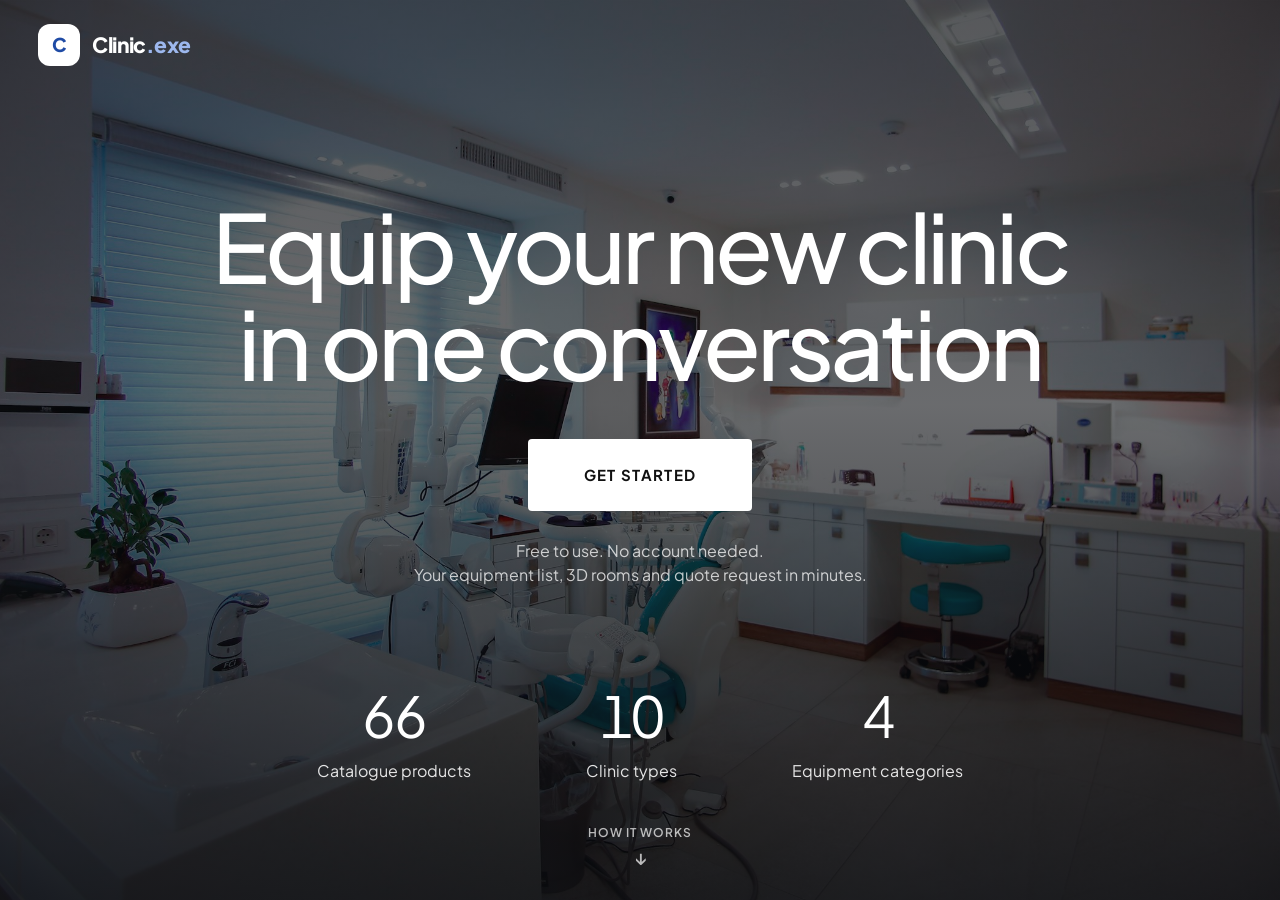
<file: public/index.html>
<!doctype html>
<html lang="en">
<head>
<meta charset="UTF-8">
<meta name="viewport" content="width=device-width, initial-scale=1">
<title>Clinic.exe — Equipment Planner</title>
<link rel="preconnect" href="https://fonts.googleapis.com">
<link rel="preconnect" href="https://fonts.gstatic.com" crossorigin>
<link rel="stylesheet" href="https://fonts.googleapis.com/css2?family=Plus+Jakarta+Sans:wght@400;500;600;700;800&display=swap">
<link rel="stylesheet" href="css/styles.css">
</head>
<body>
<!-- Landing page: shown until "Get started" (#plan); the planner below stays loaded underneath it -->
<div class="landing" id="landing">
  <section class="hero">
    <div class="hero-bg" aria-hidden="true"></div>
    <header class="hero-top">
      <div class="brand hero-brand"><div class="logo">C</div><div class="brand-name">Clinic<span>.exe</span></div></div>
    </header>
    <div class="hero-main">
      <h1 class="hero-title">Equip your new clinic in one conversation</h1>
      <a class="hero-cta" href="#plan">Get started</a>
      <p class="hero-note">Free to use. No account needed.<br>Your equipment list, 3D rooms and quote request in minutes.</p>
    </div>
    <div class="hero-stats">
      <div><strong data-count="products">0</strong><span>Catalogue products</span></div>
      <div><strong data-count="types">0</strong><span>Clinic types</span></div>
      <div><strong data-count="categories">0</strong><span>Equipment categories</span></div>
    </div>
    <button class="hero-more" type="button" id="heroMore" aria-label="See how it works">How it works<span aria-hidden="true">↓</span></button>
  </section>
  <section class="how" id="how">
    <div class="how-inner">
      <div class="eyebrow">How it works</div>
      <h2>From first question to quote request</h2>
      <ol class="how-steps">
        <li><span>01</span><h3>Describe your clinic</h3><p>Tell the AI assistant your practice type, number of rooms, budget and extra services. It asks one short question at a time.</p></li>
        <li><span>02</span><h3>Get a complete list</h3><p>It builds your equipment list from the catalogue, organised into Clinical Examination, Medical Devices &amp; Utilities, Consumables &amp; PPE and IT &amp; Administrative.</p></li>
        <li><span>03</span><h3>See it in 3D</h3><p>Room equipment such as chairs, stools, beds and carts appears in a live 3D model of your clinic, room by room.</p></li>
        <li><span>04</span><h3>Send for a quote</h3><p>Check the totals, add your contact details and send the request straight to the sales team.</p></li>
      </ol>
      <a class="primary how-cta" href="#plan">Get started</a>
      <p class="how-foot">Sample products and illustrative prices. Final pricing is confirmed by a sales representative.</p>
    </div>
  </section>
</div>

<div class="app">
  <header class="topbar">
    <a class="brand" href="#" title="Back to the home page"><div class="logo">C</div><div><div class="brand-name">Clinic<span>.exe</span></div><div class="eyebrow">Valuemed equipment planner</div></div></a>
  </header>
  <section class="intro">
    <h1>Build your equipment list.</h1>
    <p>Describe your clinic, review recommended equipment, and prepare a quote request for the sales team.</p>
    <div class="steps" id="steps"></div>
  </section>
  <main id="mainArea"></main>
</div>

<div class="modal-bg" id="listModal" role="dialog" aria-modal="true" aria-labelledby="listModalTitle">
  <div class="modal list-modal">
    <div class="list-modal-head"><div><div class="eyebrow" id="listModalEyebrow">Equipment list · full view</div><h2 id="listModalTitle">Your equipment by category</h2><p id="listModalSub"></p><p class="list-modal-note" id="listModalNote" hidden>Prices are illustrative and not a binding quote. Final pricing and availability are confirmed by the Valuemed sales team.</p></div><button class="close" id="closeListModal" aria-label="Close">×</button></div>
    <nav class="cat-tabs" id="listModalTabs" aria-label="Jump to a category"></nav>
    <div class="list-modal-body" id="listModalBody"></div>
    <div class="list-modal-foot"><div class="total-row"><span>Indicative subtotal</span><strong id="listModalTotal"></strong></div><button class="secondary" id="listModalBack" hidden>Go back and edit</button><button class="primary" id="listModalFinalize">Confirm list and continue</button></div>
  </div>
</div>

<div class="modal-bg" id="productModal" role="dialog" aria-modal="true" aria-labelledby="productTitle">
  <div class="modal">
    <div class="modal-top"><div><div class="eyebrow">Catalogue product</div><h2 id="productTitle">Product details</h2></div><button class="close" id="closeProduct" aria-label="Close">×</button></div>
    <div id="productDetails"></div>
    <div class="modal-actions"><button class="secondary" id="openProductLink" hidden>View on Valuemed website</button><button class="primary" id="modalDone">Done</button></div>
  </div>
</div>

<script src="js/catalogue.js"></script>
<script src="js/core.js"></script>
<script src="js/list.js"></script>
<script src="js/viz.js"></script>
<script src="js/chat.js"></script>
<script src="js/pages.js"></script>
<script src="js/landing.js"></script>
<script src="js/main.js"></script>
</body>
</html>
</file>
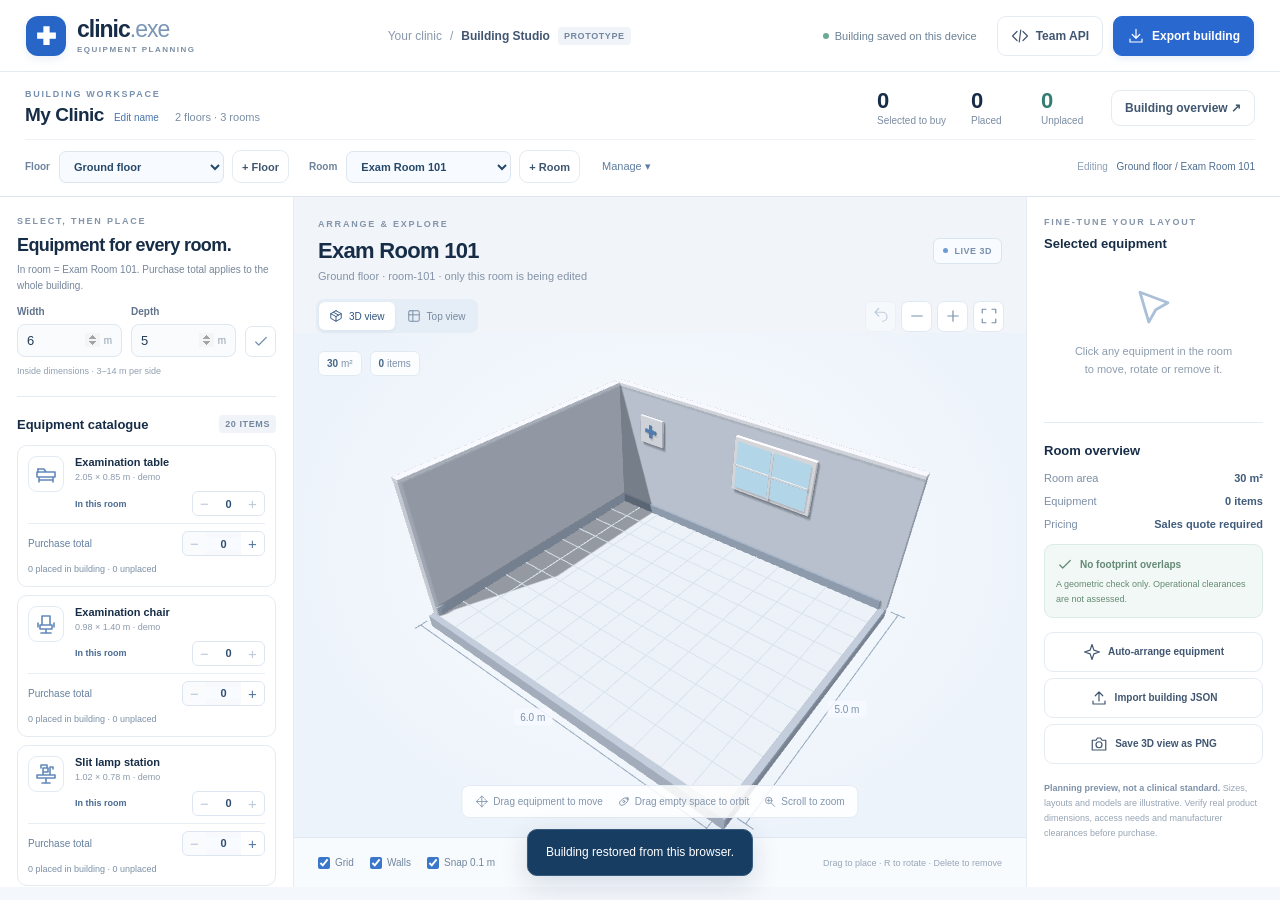
<file: 3d.html>
<!DOCTYPE html>
<html lang="en">
<head>
<meta charset="UTF-8"><meta name="viewport" content="width=device-width,initial-scale=1">
<meta name="description" content="Clinic.exe interactive 3D equipment room planner. Multi-floor offline demo with independent room layouts, building purchase quantities and live 3D equipment.">
<title>Clinic.exe — Multi-floor Building Studio</title>
<style>:root{--ink:#172d47;--muted:#76859a;--blue:#2868cf;--soft:#eef4ff;--line:#e5ebf2;--paper:#fff;--danger:#a95f16;--radius:14px;font-family:Inter,-apple-system,BlinkMacSystemFont,"Segoe UI",sans-serif;color:var(--ink);font-size:13px}*{box-sizing:border-box}body{margin:0;background:#f4f7fb}button,input,select,textarea{font:inherit}button{cursor:pointer}button:disabled{cursor:not-allowed;opacity:.4}button,input,select{outline:none}button:focus-visible,input:focus-visible,select:focus-visible,textarea:focus-visible{outline:3px solid #a7caff;outline-offset:2px}button{border:0}svg{width:18px;height:18px;display:inline-block;vertical-align:middle;flex-shrink:0}header{height:76px;display:flex;align-items:center;justify-content:space-between;background:#fff;border-bottom:1px solid var(--line);padding:0 26px;gap:18px}.brand{display:flex;align-items:center;gap:11px;text-decoration:none;color:inherit}.brand-mark{height:40px;width:40px;display:grid;place-items:center;border-radius:12px;background:#2766c7;color:white;box-shadow:0 3px 8px #24518f19}.brand-mark svg{width:25px;height:25px}.brand-name{font-size:23px;font-weight:760;letter-spacing:-1px;line-height:1.05}.brand-name span{color:#7a96b7;font-weight:500}.brand-caption{font-size:8px;letter-spacing:2px;color:#7c8ea4;margin-top:4px;font-weight:700}.breadcrumb{display:flex;align-items:center;gap:12px;color:#8a98aa;font-size:12px}.breadcrumb strong{font-weight:600;color:#405570}.header-actions{display:flex;gap:10px;align-items:center}.save-state{display:flex;align-items:center;gap:6px;margin-right:10px;font-size:11px;color:#6b8195}.status-dot{height:6px;width:6px;background:#6bab94;border-radius:50%}.btn{display:inline-flex;gap:7px;align-items:center;justify-content:center;border:1px solid var(--line);background:white;color:#405670;border-radius:9px;padding:10px 13px;font-weight:600;font-size:12px;white-space:nowrap}.btn:hover{background:#f4f7fc}.btn.primary{background:var(--blue);border-color:var(--blue);color:white;box-shadow:0 3px 7px #2c67c31c}.btn.primary:hover{background:#215bb7}.btn.subtle{background:#f4f7fb;border-color:#f4f7fb}.btn.small{padding:7px 9px;font-size:11px}.btn.wide{width:100%}.btn.danger{color:#ad5a4a;border-color:#ebddd8;background:white}.workspace{display:grid;grid-template-columns:286px minmax(340px,1fr) 254px;height:calc(100dvh - 76px);min-height:650px}.sidebar{background:#fff;overflow:auto;scrollbar-width:thin}.left-panel{border-right:1px solid var(--line);padding:23px 19px 16px}.eyebrow{font-size:9px;text-transform:uppercase;letter-spacing:1.8px;font-weight:750;color:#8494a9;margin-bottom:9px}.section-title{font-size:19px;margin:0 0 6px;font-weight:690;letter-spacing:-.6px}.section-subtitle{font-size:11px;color:var(--muted);line-height:1.6;margin:0 0 18px}.field-label{font-size:10px;font-weight:650;color:#61748b;display:block;margin:0 0 7px}.field-select, .field-input{width:100%;border:1px solid #dfe7f0;border-radius:8px;background:#f9fbfd;color:var(--ink);padding:9px 10px;min-width:0}.field-select{height:36px;font-size:11px}.room-fields{display:flex;gap:9px;align-items:flex-end;margin-top:12px}.room-fields label{flex:1;min-width:0}.input-unit{display:flex;align-items:center;border:1px solid #dfe7f0;border-radius:8px;background:#f9fbfd;padding:0 9px}.input-unit input{width:100%;border:0;background:none;min-width:0;padding:8px 0;color:#233c59}.input-unit span{color:#8f9eaf;font-size:10px;padding-left:4px}.input-unit input::-webkit-inner-spin-button{opacity:.5}.room-note{font-size:10px;color:#91a0b1;margin:9px 0 15px}.section-divider{border:0;border-top:1px solid var(--line);margin:20px 0 18px}.catalogue-heading{display:flex;align-items:center;justify-content:space-between;margin-bottom:12px}.catalogue-heading h2{font-size:13px;margin:0;font-weight:700}.pill{font-size:9px;letter-spacing:.6px;padding:4px 6px;border-radius:4px;background:#f0f4f9;color:#7487a0;font-weight:650}.catalogue{display:flex;flex-direction:column;gap:8px}.product-card{display:grid;grid-template-columns:38px 1fr;gap:0 9px;align-items:center;border:1px solid var(--line);border-radius:10px;padding:10px;background:white;transition:background .15s,border-color .15s}.product-card.active{background:#f6f9ff;border-color:#cdddf3}.product-icon{grid-row:1 / 3;align-self:start;width:36px;height:36px;border:1px solid #e2eaf4;background:#fff;border-radius:9px;display:grid;place-items:center;color:#6289ba}.product-icon svg{width:24px;height:24px}.product-name{font-size:11px;font-weight:650;margin:0 0 3px;line-height:1.2}.product-meta{font-size:9px;color:#8c9aab}.product-bottom{display:flex;justify-content:space-between;align-items:center;margin-top:9px;gap:3px}.quote-tag{font-size:9px;color:#8b9aad}.stepper{display:flex;align-items:center;border:1px solid #dce5f0;border-radius:6px;overflow:hidden;background:#fff;height:25px}.stepper button{color:#54769e;background:#fff;width:23px;height:25px;line-height:1;font-size:15px;padding:0}.stepper button:hover{background:#eaf2fd}.stepper input{border:0;width:25px;text-align:center;padding:0;background:white;color:#314f73;font-size:11px;font-weight:650;-moz-appearance:textfield;appearance:textfield}.stepper input::-webkit-inner-spin-button,.stepper input::-webkit-outer-spin-button{-webkit-appearance:none;margin:0}.left-footer{font-size:10px;line-height:1.55;color:#92a0b1;margin:16px 3px 0}.scene-panel{position:relative;min-width:0;display:flex;flex-direction:column;background:#f1f5fa;overflow:hidden}.scene-heading{display:flex;align-items:center;justify-content:space-between;padding:22px 24px 12px;gap:12px}.scene-heading h1{font-size:20px;margin:0;font-weight:660;letter-spacing:-.7px}.scene-heading p{margin:6px 0 0;color:#8392a6;font-size:11px}.live-pill{display:flex;align-items:center;gap:6px;border:1px solid #d9e6ef;background:#f8fbff;padding:7px 9px;border-radius:6px;font-size:9px;color:#7890aa;font-weight:650;letter-spacing:.5px}.live-pill span{width:5px;height:5px;border-radius:50%;background:#6d9bce}.canvas-toolbar{display:flex;align-items:center;justify-content:space-between;margin:5px 22px 0;gap:8px;z-index:3}.segmented{display:flex;padding:3px;background:#e5edf6;border-radius:8px;gap:2px}.segmented button{display:flex;align-items:center;gap:6px;background:none;color:#778aa2;border-radius:6px;font-size:10px;padding:7px 10px}.segmented button svg{width:14px;height:14px}.segmented button.active{background:white;box-shadow:0 2px 4px #25415c0a;color:#31567e}.tool-icons{display:flex;gap:5px}.icon-btn{display:grid;place-items:center;width:31px;height:31px;background:white;border:1px solid #e0e8f1;border-radius:7px;color:#7991ad}.icon-btn:hover{background:#e9f2ff;color:#3167aa}.canvas-stage{flex:1;min-height:380px;position:relative;background:radial-gradient(ellipse at 50% 42%,#f9fcff 0%,#edf3fa 75%);overflow:hidden}.canvas-stage canvas{width:100%;height:100%;display:block;touch-action:none;outline:none;cursor:grab}.canvas-stage canvas.dragging{cursor:grabbing}.dimension-tag{position:absolute;pointer-events:none;transform:translate(-50%,-50%);font-size:10px;color:#7c91aa;background:#f6faffdf;padding:3px 7px;border-radius:4px;white-space:nowrap}.scene-badge{position:absolute;top:18px;left:24px;display:flex;gap:8px;pointer-events:none}.scene-badge span{font-size:10px;background:#ffffffc9;border:1px solid #e1e9f3;padding:6px 8px;border-radius:6px;color:#7e92aa}.scene-badge strong{color:#456786;font-weight:650}.selected-label{position:absolute;pointer-events:none;transform:translate(-50%,-100%);font-size:10px;font-weight:600;background:#fff;color:#3f628d;border:1px solid #d1e0f2;box-shadow:0 4px 16px #203b6312;padding:7px 10px;border-radius:7px;white-space:nowrap}.selected-label:after{content:"";position:absolute;left:50%;top:100%;width:6px;height:6px;background:#fff;transform:translate(-50%,-3px) rotate(45deg);border-right:1px solid #d1e0f2;border-bottom:1px solid #d1e0f2}.stage-instructions{position:absolute;bottom:19px;left:50%;transform:translateX(-50%);white-space:nowrap;display:flex;align-items:center;gap:14px;font-size:10px;color:#8295ac;background:#ffffffda;border:1px solid #e3eaf3;padding:9px 13px;border-radius:8px;pointer-events:none}.stage-instructions span{display:flex;align-items:center;gap:5px}.stage-instructions svg{width:13px;height:13px}.view-options{display:flex;align-items:center;justify-content:space-between;padding:14px 24px;border-top:1px solid #e0e7f0;background:#f8fbfe;gap:12px;min-height:50px}.check-label{display:flex;align-items:center;gap:5px;font-size:10px;color:#72869e;white-space:nowrap}.check-label input{accent-color:#3a77ca;width:12px;height:12px;margin:0}.checks{display:flex;gap:16px}.view-note{font-size:9px;color:#97a6b7}.right-panel{border-left:1px solid var(--line);padding:24px 20px 20px}.inspector-head{font-size:13px;font-weight:700;margin-bottom:14px}.selected-visual{height:78px;background:linear-gradient(135deg,#edf4ff,#f5f8fc);border:1px solid #e6edf6;border-radius:11px;display:flex;align-items:center;justify-content:center;margin-bottom:13px;color:#5d89c1}.selected-visual svg{width:54px;height:54px;stroke-width:1.05}.selected-name{font-size:14px;font-weight:700;margin:0 0 5px}.selected-id{font-size:10px;color:#8a9db4;margin-bottom:17px}.dimension-row{display:flex;justify-content:space-between;font-size:10px;color:#7c8fa6;margin-bottom:8px}.dimension-row strong{font-weight:550;color:#536e8d}.control-label{font-size:10px;color:#7d90a8;margin:17px 0 8px}.xy-fields{display:flex;gap:8px}.xy-fields label{flex:1}.rotation-row{display:flex;align-items:center;gap:8px;margin-top:10px}.rotation-value{flex:1;font-size:11px;color:#6b82a0}.selection-actions{display:flex;gap:7px;margin-top:11px}.selection-actions .btn{flex:1;font-size:10px;padding:9px 6px}.empty-selection{text-align:center;padding:22px 6px;color:#8c9caf;font-size:11px;line-height:1.6}.empty-selection svg{display:block;margin:0 auto 14px;width:42px;height:42px;color:#aac0d8}.plan-summary{margin-top:22px;padding-top:20px;border-top:1px solid var(--line)}.summary-line{display:flex;justify-content:space-between;font-size:11px;margin:11px 0;color:#7c8fa6}.summary-line strong{color:#415d7c;font-weight:650}.layout-status{border:1px solid #dcece5;background:#f2f8f5;border-radius:9px;padding:11px;margin-top:14px;font-size:10px;line-height:1.6;color:#658976}.layout-status.warning{background:#fff8ec;border-color:#f1dfbc;color:#a1773e}.status-title{display:flex;align-items:center;gap:6px;font-weight:650;margin-bottom:3px}.layout-status p{margin:0;font-size:9px;line-height:1.6}.utility-actions{display:flex;flex-direction:column;gap:7px;margin-top:14px}.disclaimer{font-size:9px;line-height:1.65;color:#96a4b5;margin-top:17px}.disclaimer strong{color:#7d91aa;font-weight:600}.toast{position:fixed;left:50%;bottom:27px;transform:translate(-50%,15px);opacity:0;pointer-events:none;z-index:100;background:#203d60;color:white;border:1px solid #354f70;border-radius:10px;padding:12px 18px;font-size:12px;max-width:calc(100vw - 32px);box-shadow:0 8px 25px #20344d29;transition:opacity .16s,transform .16s}.toast.show{opacity:1;transform:translate(-50%,0)}.toast.error{background:#83503e;border-color:#956751}dialog{border:1px solid #d8e3f0;border-radius:17px;padding:25px;color:#244360;max-width:610px;width:calc(100% - 32px);box-shadow:0 20px 100px #102b5340}dialog::backdrop{background:#16335477;backdrop-filter:blur(3px)}.dialog-header{display:flex;align-items:center;justify-content:space-between;gap:10px}.dialog-header h2{margin:0;font-size:20px;letter-spacing:-.5px}.dialog-body{font-size:12px;line-height:1.75;color:#6c819c}.dialog-body code{color:#2863ac;background:#f0f5fb;padding:1px 4px;border-radius:3px}.dialog-body pre{white-space:pre-wrap;background:#f0f5fb;border:1px solid #e2eaf3;padding:14px;border-radius:9px;color:#3d628c;font:11px/1.6 ui-monospace,monospace}.dialog-body textarea{width:100%;height:136px;padding:12px;border:1px solid #dbe5f0;border-radius:8px;color:#3b5b80;font:11px/1.6 ui-monospace,monospace;background:#f9fbfd;resize:vertical}.dialog-actions{display:flex;gap:8px;justify-content:flex-end;margin-top:15px}.fatal{position:absolute;inset:0;background:#edf3fa;display:flex;align-items:center;justify-content:center;padding:32px;z-index:10}.fatal>div{max-width:430px;background:white;border:1px solid #d9e3ef;padding:26px;border-radius:12px;color:#5c7694;line-height:1.7;font-size:12px}.fatal h2{font-size:19px;color:#294e76}.fatal code{font-size:11px;word-break:break-word}.embed header{display:none}.embed .workspace{height:100dvh;grid-template-columns:minmax(300px,1fr) 230px}.embed .left-panel{display:none}.embed .workspace{min-height:500px}.embed .right-panel{padding:18px}.embed .scene-heading{padding-top:18px}[hidden]{display:none!important}
@media(min-width:1600px){.workspace{grid-template-columns:306px minmax(340px,1fr) 274px}.left-panel{padding-left:24px;padding-right:24px}.right-panel{padding:28px 25px}.product-card{padding:12px}.product-name{font-size:12px}.product-meta{font-size:10px}}
@media(max-width:1170px){.workspace{grid-template-columns:250px minmax(300px,1fr) 218px}.left-panel{padding:20px 14px}.right-panel{padding:20px 14px}.breadcrumb{display:none}.stage-instructions{gap:9px;font-size:9px}.scene-heading{padding-left:19px;padding-right:19px}.canvas-toolbar{margin-left:15px;margin-right:15px}.view-options{padding:12px 15px}.view-note{display:none}.save-state{display:none}.product-card{gap:0 6px;padding:9px}.product-name{font-size:10px}}
@media(max-width:900px){.workspace{grid-template-columns:245px minmax(300px,1fr)}.right-panel{display:none}.header-actions .btn:not(.primary){display:none}.embed .workspace{grid-template-columns:1fr}.scene-heading h1{font-size:18px}.stage-instructions span:last-child{display:none}}
@media(max-width:600px){header{padding:0 15px;height:64px}.brand-name{font-size:21px}.brand-caption{font-size:7px}.header-actions{gap:4px}.header-actions .primary{padding:9px;font-size:10px}.workspace{display:flex;flex-direction:column;height:auto;min-height:0}.scene-panel{order:-1;height:68dvh;min-height:500px}.left-panel{overflow:visible;border-right:0;border-top:1px solid var(--line);padding:22px}.catalogue{display:grid;grid-template-columns:1fr 1fr}.product-card{grid-template-columns:30px 1fr}.product-icon{width:28px;height:28px}.product-icon svg{width:20px;height:20px}.product-bottom{grid-column:1/3}.product-name{font-size:10px}.scene-heading{padding-top:18px}.canvas-toolbar{margin-top:0}.scene-heading p{font-size:10px}.canvas-stage{min-height:300px}.stage-instructions{bottom:10px}.view-options{min-height:42px}.embed .workspace{height:100dvh;min-height:0}.embed .scene-panel{height:100dvh}.embed .left-panel{display:none}.embed .scene-panel .canvas-stage{min-height:250px}}

/* Multi-floor additions. The original 3D viewport remains unchanged. */
header{height:72px}.breadcrumb{gap:8px}.breadcrumb .pill{letter-spacing:.6px}.brand-caption{letter-spacing:1.5px}.building-bar{background:#fff;border-bottom:1px solid #dce5f1;display:grid;grid-template-columns:1fr auto;gap:13px 24px;padding:17px 25px 13px;position:relative;z-index:8}.building-kicker{font-size:9px;color:#7890ae;letter-spacing:1.7px;font-weight:700;display:block;margin-bottom:5px}.building-identity strong{font-size:19px;letter-spacing:-.5px}.building-identity #building-summary{font-size:11px;color:#7a8da4;margin-left:13px}.text-button{background:transparent;font-size:10px;color:#4773aa;margin-left:7px;padding:3px}.building-metrics{display:flex;gap:25px;align-items:center}.building-metrics>div{display:flex;flex-direction:column;gap:3px;min-width:45px}.building-metrics strong{font-size:22px;line-height:1;letter-spacing:-.8px}.building-metrics span{font-size:10px;color:#7a8ba1}.building-metrics .available-metric strong{color:#337e70}.room-navigation{grid-column:1/-1;display:flex;gap:8px;align-items:center;padding-top:10px;border-top:1px solid #edf1f6}.room-navigation label{display:flex;gap:9px;align-items:center;font-size:10px;color:#6d829d;font-weight:600}.room-navigation label[for=room-select]{margin-left:12px}.room-navigation select{min-width:165px;border:1px solid #dde5ef;border-radius:7px;padding:8px 28px 8px 10px;background:#f7faff;color:#274969;font-size:11px;max-width:220px}.room-navigation .btn{height:33px}.room-scope{font-size:10px;color:#8da0b5;margin-left:auto}.room-scope strong{font-weight:500;color:#4e6d91;margin-left:6px}.room-menu{position:relative;margin-left:6px;color:#607e9f;font-size:11px}.room-menu summary{cursor:pointer;list-style:none;padding:8px}.room-menu>div{position:absolute;top:34px;right:0;background:#fff;border:1px solid #dce7f4;border-radius:10px;min-width:165px;padding:5px;box-shadow:0 7px 20px #16345b1c;z-index:30}.room-menu button{display:block;background:none;width:100%;padding:10px;text-align:left;color:#3e5c80;border-radius:6px;font-size:11px}.room-menu button:hover{background:#edf4ff}.room-menu #delete-room,.room-menu #delete-floor{color:#a45e4a}.workspace{height:calc(100dvh - 210px);min-height:610px;grid-template-columns:294px minmax(330px,1fr) 254px}.section-title{font-size:18px}.left-panel{padding:19px 17px}.left-panel .section-subtitle{font-size:10px;margin-bottom:12px}.room-fields{margin-top:12px}.room-note{font-size:9px}.product-card{padding:10px}.product-bottom{margin-top:9px}.quote-tag{color:#496a91;font-weight:600}.purchase-row{grid-column:1/-1;display:flex;align-items:center;justify-content:space-between;margin-top:7px;border-top:1px solid #e8eef5;padding-top:7px;font-size:10px;color:#65809f}.purchase-row .stepper{background:#f7f9fc}.purchase-row input{width:35px;background:#f8fbff}.stock-note{grid-column:1/-1;font-size:9px;color:#7b8fa6;margin-top:7px;line-height:1.4}.product-meta{font-size:9px}.scene-heading h1{font-size:22px}.canvas-stage{min-height:330px}.right-panel{padding:20px 17px}.right-panel .utility-actions{gap:6px}.right-panel .btn{font-size:10px}.scene-heading p{font-size:11px}.building-toast{position:fixed;bottom:24px;left:50%;transform:translateX(-50%) translateY(15px);opacity:0;pointer-events:none;z-index:200;background:#183d63;border:1px solid #365a7c;box-shadow:0 8px 28px #1b365c29;color:white;border-radius:10px;padding:13px 18px;max-width:min(660px,95vw);font-size:12px;line-height:1.6;transition:.18s}.building-toast.show{opacity:1;transform:translateX(-50%)}.building-toast.error{background:#82513e;border-color:#a67863}.error-text{color:#ad4f3e;font-size:12px;line-height:1.7}.success-text{color:#2b7f62;font-size:12px;line-height:1.7}.large-dialog{max-width:850px;max-height:85dvh;overflow:auto}.floor-card{border:1px solid #e1e9f3;border-radius:12px;padding:16px;margin-bottom:13px;background:#fafcff}.floor-card h3{margin:0 0 12px;font-size:14px;display:flex;justify-content:space-between}.floor-card h3>span{font-size:10px;color:#8aa0b9;font-weight:500}.room-card-grid{display:grid;grid-template-columns:repeat(3,minmax(0,1fr));gap:9px}.room-card{background:white;border:1px solid #dee8f5;border-radius:8px;text-align:left;padding:12px;display:flex;flex-direction:column;gap:7px;color:#3a5a80;min-width:0}.room-card.current{border-color:#75a4e3;background:#eef5ff}.room-card:hover{background:#edf4fd}.room-card strong{font-size:12px;word-break:break-word}.room-card span{font-size:10px;color:#758ba6}.room-card small{font-size:9px;color:#7f9aba}.inventory-heading{font-size:15px;margin:22px 0 8px}.inventory-table{width:100%;border-collapse:collapse;font-size:11px}.inventory-table th,.inventory-table td{padding:11px 10px;border-bottom:1px solid #e5ecf4;text-align:right}.inventory-table th:first-child{text-align:left;font-weight:500}.inventory-table thead th{color:#758da8;font-size:10px}.inventory-table tbody td:last-child{color:#337c66;font-weight:600}.table-scroll{overflow:auto}.muted-note{font-size:10px;color:#8da0b4}.building-api-note{border-left:3px solid #9abbe6;padding-left:10px}
@media(min-width:1600px){.workspace{grid-template-columns:320px minmax(340px,1fr) 275px}.left-panel{padding:24px}.product-card{padding:13px}.product-name{font-size:12px}.product-meta{font-size:10px}}
@media(max-width:1170px){.workspace{grid-template-columns:260px minmax(300px,1fr) 220px}.building-bar{padding-left:18px;padding-right:18px}.room-scope{display:none}.building-metrics{gap:17px}.header-actions .btn{font-size:11px}.right-panel{padding:16px 12px}}
@media(max-width:950px){.workspace{grid-template-columns:260px minmax(320px,1fr)}.right-panel{display:none}.header-actions .btn:not(.primary){display:inline-flex}.building-identity #building-summary{display:none}.building-metrics{gap:12px}.building-metrics .btn{font-size:10px;padding:9px}.building-metrics span{font-size:9px}.room-navigation select{min-width:135px;max-width:180px}.room-navigation label[for=room-select]{margin-left:0}.building-identity strong{font-size:17px}}
@media(max-width:680px){header{height:auto;min-height:65px;padding:12px;gap:10px}.header-actions{gap:5px}.header-actions .btn{padding:8px;font-size:9px}.header-actions .btn svg{display:none}.brand-name{font-size:20px}.brand-mark{width:32px;height:32px}.brand-caption{font-size:6px}.breadcrumb{display:none}.building-bar{padding:12px;grid-template-columns:1fr;gap:12px}.building-metrics{justify-content:space-between}.building-metrics strong{font-size:19px}.room-navigation{flex-wrap:wrap}.room-navigation label{flex:1}.room-navigation select{flex:1;min-width:110px;max-width:none}.room-menu{margin-left:auto}.room-scope{display:none}.workspace{height:auto;display:flex;flex-direction:column;min-height:0}.scene-panel{order:-1;height:540px;min-height:540px}.left-panel{padding:20px}.left-panel .catalogue{display:grid;grid-template-columns:1fr 1fr;gap:10px}.canvas-stage{min-height:280px}.right-panel{display:block;padding:20px}.right-panel #selection-panel{max-width:500px}.right-panel .selected-visual{display:none}.room-card-grid{grid-template-columns:1fr 1fr}.room-menu>div{right:0}.large-dialog{padding:17px}.building-identity #building-summary{display:inline}.live-pill{font-size:8px;padding:6px}.scene-heading{padding-left:16px;padding-right:16px}}
</style>
</head>
<body>
<header>
  <div class="brand"><div class="brand-mark" data-icon="logo"></div><div><div class="brand-name">clinic<span>.exe</span></div><div class="brand-caption">EQUIPMENT PLANNING</div></div></div>
  <div class="breadcrumb"><span>Your clinic</span><span> / </span><strong>Building Studio</strong><span class="pill">PROTOTYPE</span></div>
  <div class="header-actions"><span class="save-state" id="save-state"><i class="status-dot"></i><span id="save-text">Local workspace</span></span><button class="btn" id="integration-button"><span data-icon="code"></span>Team API</button><button class="btn primary" id="export-button"><span data-icon="download"></span>Export building</button></div>
</header>
<section class="building-bar" aria-label="Building and room navigation">
  <div class="building-identity"><span class="building-kicker">BUILDING WORKSPACE</span><div><strong id="building-name">My Clinic</strong><button id="edit-building-name" class="text-button" aria-label="Rename building">Edit name</button><span id="building-summary">2 floors · 3 rooms</span></div></div>
  <div class="building-metrics"><div><strong id="purchase-count">9</strong><span>Selected to buy</span></div><div><strong id="placed-count">5</strong><span>Placed</span></div><div class="available-metric"><strong id="unplaced-count">4</strong><span>Unplaced</span></div><button class="btn" id="overview-button">Building overview ↗</button></div>
  <div class="room-navigation"><label for="floor-select">Floor<select id="floor-select" aria-label="Active floor"></select></label><button id="add-floor" class="btn small">+ Floor</button><label for="room-select">Room<select id="room-select" aria-label="Active room"></select></label><button id="add-room" class="btn small">+ Room</button><details class="room-menu"><summary>Manage ▾</summary><div><button id="rename-floor">Rename floor</button><button id="rename-room">Rename room</button><button id="delete-room">Delete room</button><button id="delete-floor">Delete floor</button><button id="reset-building">Reset demonstration</button></div></details><span class="room-scope">Editing <strong id="scope-label">Ground floor / Exam Room 101</strong></span></div>
</section>

<main class="workspace">
<aside class="sidebar left-panel">
  <div class="eyebrow">Select, then place</div><h2 class="section-title">Equipment for every room.</h2><p class="section-subtitle" id="room-context-note">Purchase quantities are building-wide. Place available items in this room.</p>
  <label hidden class="field-label" for="preset">STARTING POINT</label><select hidden class="field-select" id="preset"><option value="general">General examination · demo</option><option value="optometry">Optometry · two-item demo</option><option value="empty">Start with an empty room</option><option value="custom" disabled>Custom equipment selection</option></select>
  <div class="room-fields"><label><span class="field-label">Width</span><span class="input-unit"><input id="room-width" aria-label="Room width in metres" type="number" min="3" max="14" step="0.1" value="6"><span>m</span></span></label><label><span class="field-label">Depth</span><span class="input-unit"><input id="room-depth" aria-label="Room depth in metres" type="number" min="3" max="14" step="0.1" value="5"><span>m</span></span></label><button class="icon-btn" id="apply-room" aria-label="Apply room dimensions" title="Apply room dimensions"><span data-icon="check"></span></button></div>
  <p class="room-note">Inside dimensions · 3–14 m per side</p><hr class="section-divider">
  <div class="catalogue-heading"><h2>Equipment catalogue</h2><span class="pill" id="catalogue-count">CATALOGUE ITEMS</span></div><div class="catalogue" id="catalogue"></div>
  <p class="left-footer">Removing a placement returns it to Unplaced.<br>Purchase totals never change when switching rooms.<br>All product dimensions remain illustrative.</p>
</aside>
<section class="scene-panel" aria-label="Interactive 3D room">
  <div class="scene-heading"><div><div class="eyebrow">Arrange & explore</div><h1>Your clinic, in perspective.</h1><p>One room. Your equipment. A clearer plan.</p></div><div class="live-pill"><span></span>LIVE 3D</div></div>
  <div class="canvas-toolbar"><div class="segmented"><button id="view-3d" class="active"><span data-icon="cube"></span>3D view</button><button id="view-top"><span data-icon="grid"></span>Top view</button></div><div class="tool-icons"><button class="icon-btn" id="undo-button" aria-label="Undo last change" title="Undo last change"><span data-icon="undo"></span></button><button class="icon-btn" id="zoom-out" aria-label="Zoom out" title="Zoom out"><span data-icon="minus"></span></button><button class="icon-btn" id="zoom-in" aria-label="Zoom in" title="Zoom in"><span data-icon="plus"></span></button><button class="icon-btn" id="fit-button" aria-label="Fit room in view" title="Fit room in view"><span data-icon="frame"></span></button></div></div>
  <div class="canvas-stage" id="stage"><canvas id="room-canvas" tabindex="0" aria-label="3D clinic. Drag equipment to move it. Drag empty space to orbit. R rotates selected equipment. Delete removes selected equipment."></canvas><div class="scene-badge"><span><strong id="area-badge">30</strong> m²</span><span><strong id="count-badge">4</strong> items</span></div><div class="dimension-tag" id="width-tag"></div><div class="dimension-tag" id="depth-tag"></div><div class="selected-label" id="selected-label" hidden></div><div class="stage-instructions"><span><span data-icon="move"></span>Drag equipment to move</span><span><span data-icon="orbit"></span>Drag empty space to orbit</span><span><span data-icon="zoom"></span>Scroll to zoom</span></div><div class="fatal" id="fatal" hidden><div><h2>The 3D view could not start.</h2><p>Download this HTML file and open it directly in Chrome, Edge or Safari. A chat file preview may block scripts.</p><p>Keep hardware acceleration enabled. No internet connection is required.</p><code id="fatal-error"></code></div></div></div>
  <div class="view-options"><div class="checks"><label class="check-label"><input id="grid-toggle" type="checkbox" checked>Grid</label><label class="check-label"><input id="walls-toggle" type="checkbox" checked>Walls</label><label class="check-label"><input id="snap-toggle" type="checkbox" checked>Snap 0.1 m</label></div><span class="view-note">Drag to place · R to rotate · Delete to remove</span></div>
</section>
<aside class="sidebar right-panel">
  <div class="eyebrow">Fine-tune your layout</div><div class="inspector-head">Selected equipment</div>
  <div id="selection-empty" class="empty-selection"><span data-icon="cursor"></span>Click any equipment in the room<br>to move, rotate or remove it.</div>
  <div id="selection-panel" hidden><div class="selected-visual" id="selected-icon"></div><h3 class="selected-name" id="selected-name"></h3><div class="selected-id" id="selected-id"></div><div class="dimension-row"><span>Footprint</span><strong id="selected-dimensions"></strong></div><div class="dimension-row"><span>Dimensions source</span><strong>Demo estimate</strong></div><div class="control-label">POSITION FROM ROOM CENTRE</div><div class="xy-fields"><label><span class="field-label">X · left / right</span><span class="input-unit"><input id="position-x" type="number" step="0.1" aria-label="Equipment X position"><span>m</span></span></label><label><span class="field-label">Z · front / back</span><span class="input-unit"><input id="position-z" type="number" step="0.1" aria-label="Equipment Z position"><span>m</span></span></label></div><div class="rotation-row"><span class="rotation-value" id="rotation-value">Rotation: 0°</span><button id="rotate-button" class="btn small"><span data-icon="rotate"></span>Rotate 90°</button></div><div class="selection-actions"><button id="duplicate-button" class="btn"><span data-icon="copy"></span>Duplicate</button><button id="remove-button" class="btn danger"><span data-icon="trash"></span>Unplace</button></div><button class="btn wide" id="move-room-button" style="margin-top:10px">Move to another room ↗</button></div>
  <div class="plan-summary"><div class="inspector-head">Room overview</div><div class="summary-line"><span>Room area</span><strong id="area-summary">30 m²</strong></div><div class="summary-line"><span>Equipment</span><strong id="items-summary">4 items</strong></div><div class="summary-line"><span>Pricing</span><strong>Sales quote required</strong></div><div class="layout-status" id="layout-status"><div class="status-title"><span data-icon="check"></span><span id="status-title">No footprint overlaps</span></div><p id="status-description">A geometric check only. Operational clearances are not assessed.</p></div><div class="utility-actions"><button class="btn wide" id="arrange-button"><span data-icon="spark"></span>Auto-arrange equipment</button><button class="btn wide" id="import-button"><span data-icon="upload"></span>Import building JSON</button><button class="btn wide" id="snapshot-button"><span data-icon="camera"></span>Save 3D view as PNG</button></div><p class="disclaimer"><strong>Planning preview, not a clinical standard.</strong> Sizes, layouts and models are illustrative. Verify real product dimensions, access needs and manufacturer clearances before purchase.</p></div>
</aside>
</main>
<input type="file" id="import-file" accept=".json,application/json" hidden>
<div id="toast" class="toast" role="status" aria-live="polite"></div>
<dialog id="integration-dialog"><div class="dialog-header"><h2>Connect your equipment list.</h2><button class="icon-btn" id="close-integration" aria-label="Close"><span data-icon="close"></span></button></div><div class="dialog-body"><p>This is the 3D module, not an AI chatbot. Send the <strong>complete current list</strong> after each customer choice. Omitted products are removed; existing placements are preserved.</p><pre>window.ClinicPlanner.updateEquipment([
  { productId: "exam-chair", quantity: 1 },
  { productId: "slit-lamp", quantity: 1 }
]);</pre><p>Try the same data here. This updates the actual room, not a mock screen.</p><textarea id="equipment-json" spellcheck="false" aria-label="Equipment JSON">[
  { "productId": "exam-chair", "quantity": 1 },
  { "productId": "slit-lamp", "quantity": 1 }
]</textarea><p>Supported IDs: <code>exam-table</code>, <code>exam-chair</code>, <code>slit-lamp</code>, <code>stool</code>, <code>cabinet</code>, <code>monitor</code>. Integer quantities: 0–8; maximum 24 items.</p><p>For an iframe, use the tested bridge in <code>integration-demo.html</code>. No API key or customer information is needed.</p></div><div class="dialog-actions"><button class="btn" id="copy-api">Copy example</button><button class="btn primary" id="apply-json">Apply to 3D room</button></div></dialog>
<input type="file" id="building-file" accept=".json,application/json" hidden>
<div id="building-toast" class="building-toast" role="status" aria-live="polite"></div>
<dialog id="name-dialog"><form id="name-form"><div class="dialog-header"><h2 id="name-title">Name</h2></div><p class="dialog-body">Names help your team navigate. Internal IDs remain unchanged.</p><label class="field-label" for="name-input">DISPLAY NAME</label><input class="field-input" id="name-input" required maxlength="80" autocomplete="off"><p id="name-error" class="error-text" role="alert"></p><div class="dialog-actions"><button type="button" class="btn" id="name-cancel">Cancel</button><button class="btn primary" type="submit">Save</button></div></form></dialog>
<dialog id="overview-dialog" class="large-dialog"><div class="dialog-header"><div><div class="eyebrow">All floors, one plan</div><h2>Building overview</h2></div><button class="btn small" id="overview-close">Close</button></div><p class="dialog-body" id="overview-totals"></p><div id="floor-cards"></div><h3 class="inventory-heading">Purchase selection ≠ room placement</h3><p class="dialog-body">Unplaced equipment still belongs in the purchase request. Deleting a room or unplacing an item never reduces the purchase total.</p><div class="table-scroll"><table class="inventory-table"><thead><tr><th>Equipment</th><th>Purchase</th><th>Placed</th><th>Unplaced</th></tr></thead><tbody id="inventory-body"></tbody></table></div><div class="dialog-actions"><button id="quote-summary-button" class="btn primary">Export request draft (.txt)</button></div><p class="dialog-body muted-note">Independent room layouts only. No corridors, stacked building model, structural checks or quote submission.</p></dialog>
<dialog id="move-dialog"><form id="move-form"><div class="dialog-header"><h2>Move to another room</h2></div><p class="dialog-body">Move the selected equipment instance. The source loses one placement and the destination gains one; purchase quantities do not change. Its position is automatically chosen in the destination room.</p><label class="field-label" for="move-target">DESTINATION</label><select class="field-select" id="move-target"></select><p id="move-error" class="error-text" role="alert"></p><div class="dialog-actions"><button type="button" id="move-cancel" class="btn">Cancel</button><button type="submit" class="btn primary">Move equipment</button></div></form></dialog>
<dialog id="building-api-dialog"><div class="dialog-header"><div><div class="eyebrow">For your chatbot & main application</div><h2>Send a room-scoped selection.</h2></div><button class="btn small" id="building-api-close">Close</button></div><div class="dialog-body"><p><code>window.ClinicBuilding.updateRoomEquipment(data)</code> receives the complete placement list for one identified room. It does not change other rooms or purchase totals.</p><p>Set building-wide purchase quantities first with <code>setPurchaseSelection(items)</code>. The room cannot place more units than are selected and available.</p><textarea id="building-api-json" aria-label="Scoped room update JSON" spellcheck="false"></textarea><p id="api-result" role="status"></p><p>For a same-origin iframe use <code>clinic:building:command</code>. The project includes <code>integration-demo.html</code>. This is not an MCP server or a live AI chatbot.</p></div><div class="dialog-actions"><button class="btn primary" id="building-api-apply">Apply to target room</button></div></dialog>

<noscript>This planner needs JavaScript enabled. Open the downloaded HTML file in a browser.</noscript>
<script src="3d-engine.js"></script>
<script src="3d-app.js"></script>
</body>
</html>
</file>
<file: public/css/styles.css>
:root{
  --blue:#1f4ba5;--ink:#222;--muted:#666;--line:#ddd;--soft:#f7f7f7;
  --white:#fff;--green:#4f7d1a;--lime:#7ab32e;--shadow:0 1px 3px rgba(0,0,0,.06);
}
*{box-sizing:border-box}
body{
  margin:0;
  min-height:100vh;
  background:
    radial-gradient(1000px 560px at 0% 0%,rgba(31,75,165,.10),transparent 65%),
    radial-gradient(800px 500px at 100% 100%,rgba(31,75,165,.06),transparent 65%),
    linear-gradient(180deg,#fff 0%,#f4f6fa 100%);
  background-attachment:fixed;
  font-family:"Plus Jakarta Sans",Inter,ui-sans-serif,system-ui,-apple-system,"Segoe UI",sans-serif;
  color:var(--ink);
  line-height:1.55;
  font-size:16px;
}

button,input,textarea{font:inherit}button{cursor:pointer}button:disabled{opacity:.45;cursor:not-allowed}
.app{max-width:1600px;margin:auto;padding:22px 24px 36px}
.topbar{display:flex;flex-wrap:wrap;align-items:center;justify-content:space-between;gap:12px 16px;margin-bottom:22px}
.brand{display:flex;align-items:center;gap:12px}.logo{height:42px;width:42px;border-radius:12px;background:var(--blue);display:grid;place-items:center;color:white;font-weight:850;font-size:19px}
.brand-name{font-size:21px;font-weight:850;letter-spacing:-.6px}.brand-name span{color:var(--blue)}
.eyebrow{font-size:10px;letter-spacing:1.1px;font-weight:750;color:var(--muted)}
.demo{font-size:11px;font-weight:750;color:var(--muted);background:#fff;border:1px solid var(--line);padding:7px 11px;border-radius:30px;white-space:nowrap}
.intro{margin-bottom:17px}.intro h1{font-size:clamp(23px,2.5vw,31px);letter-spacing:-.8px;margin:4px 0}.intro p{font-size:13px;color:var(--muted);margin:0}
.steps{display:flex;gap:7px;flex-wrap:wrap;margin-top:17px}.step{padding:7px 12px;border-radius:30px;background:#fff;color:var(--muted);font-size:11px;font-weight:750;border:1px solid var(--line)}.step.active{background:var(--blue);color:#fff;border-color:var(--blue)}.step.done{background:var(--lime);color:#fff;border-color:var(--lime)}
/* Steps are buttons: visited steps can be clicked to go back and forth */
.step:disabled,.step.active{opacity:1;cursor:default}.step.done:hover{filter:brightness(.92)}.step:enabled:not(.done):not(.active):hover{border-color:var(--blue);color:var(--blue)}
.workspace{display:grid;grid-template-columns:minmax(255px,.82fr) minmax(390px,1.25fr) minmax(280px,.9fr);gap:15px;align-items:stretch}
.panel{background:var(--white);border:1px solid var(--line);border-radius:16px;box-shadow:var(--shadow);overflow:hidden;min-width:0}
.panel-head{padding:15px 17px;border-bottom:1px solid var(--line);display:flex;justify-content:space-between;align-items:center;gap:10px}
.panel-title{font-size:13px;font-weight:750}.panel-sub{font-size:11px;color:var(--muted);margin-top:2px}
.panel-body{padding:15px}
.list-panel,.chat-panel,.visual-panel{height:610px;display:flex;flex-direction:column}
.list-toolbar{display:flex;gap:6px}.icon-btn{height:30px;min-width:31px;padding:0 8px;border:1px solid var(--line);background:white;color:var(--ink);border-radius:8px;font-size:12px;font-weight:750}.icon-btn:hover:not(:disabled){border-color:var(--blue);color:var(--blue)}
.count{font-size:10px;color:var(--muted);background:var(--soft);padding:4px 8px;border-radius:20px;font-weight:800}
.items{padding:12px;display:flex;flex-direction:column;gap:9px;flex:1;min-height:0;overflow-y:auto}
.item{position:relative;display:grid;grid-template-columns:56px minmax(0,1fr);gap:10px;border:1px solid var(--line);border-radius:11px;padding:9px;cursor:pointer;transition:.15s;background:white}
.item:hover{border-color:var(--blue)}
.thumb{height:56px;width:56px;border-radius:8px;background:var(--soft);object-fit:contain}
.item-main{min-width:0}.item-name{font-size:11px;font-weight:650;line-height:1.35;padding-right:20px}.item-meta{font-size:10px;color:var(--muted);margin-top:3px}
.item-bottom{display:flex;align-items:center;justify-content:space-between;gap:5px;margin-top:7px}
.qty {
  display: flex;
  align-items: center;
  justify-content: center;
  gap: 8px;
}

.qty button {
  height: 22px;
  width: 22px;
  border: 1px solid var(--line);
  border-radius: 6px;
  background: #fff;
  color: var(--ink);
  font-weight: 800;

  display: flex;
  align-items: center;
  justify-content: center;
  padding: 0;
  line-height: 1;
}

.qty-input{width:44px;height:24px;padding:0 4px;border:1px solid transparent;border-radius:6px;background:transparent;color:var(--ink);font-size:13px;font-weight:800;text-align:center;-moz-appearance:textfield;appearance:textfield;transition:border-color .15s,background .15s}
.qty-input::-webkit-outer-spin-button,.qty-input::-webkit-inner-spin-button{-webkit-appearance:none;margin:0}
.qty-input:hover{border-color:var(--line);background:#fff;cursor:text}
.qty-input:focus{outline:0;border-color:var(--blue);background:#fff;box-shadow:0 0 0 3px rgba(31,75,165,.15)}
.qty span {
  font-size: 11px;
  font-weight: 800;
  min-width: 10px;
  text-align: center;
}
.qty button:hover {
  border-color: var(--blue);
  color: var(--blue);
  cursor: pointer;
}
.line-price{font-size:11px;font-weight:850;white-space:nowrap}
.empty{padding:25px 12px;text-align:center;color:var(--muted);font-size:11px}
.list-footer{border-top:1px solid var(--line);padding:14px 15px;background:#fff}
.total-row{display:flex;justify-content:space-between;align-items:center;font-size:11px;color:var(--muted)}.total-row strong{font-size:19px;color:var(--ink);letter-spacing:-.5px}
.footer-note{font-size:9px;color:var(--muted);margin-top:5px}
.chat-panel{height:610px}.chat-head-status{font-size:10px;color:var(--green);font-weight:800;display:flex;align-items:center;gap:6px}.dot{height:6px;width:6px;border-radius:50%;background:var(--lime)}
.messages{padding:18px;display:flex;flex-direction:column;gap:14px;overflow:auto;flex:1;background:#fff}
.msg{display:flex;gap:8px;max-width:92%;align-items:flex-start}.msg.user{margin-left:auto;flex-direction:row-reverse}
.bubble-wrap{min-width:0}
.bubble{font-size:11px;line-height:1.6;padding:10px 12px;border:1px solid var(--line);border-radius:4px 12px 12px 12px;background:white;white-space:pre-line}
.composer{border-top:1px solid var(--line);padding:12px;background:white}.quick{display:flex;gap:6px;flex-wrap:wrap;margin-bottom:9px}.quick button{font-size:9px;color:var(--ink);background:#fff;border:1px solid var(--line);border-radius:20px;padding:5px 8px}.quick button:hover{border-color:var(--blue);color:var(--blue)}
.compose-row{display:flex;gap:7px}.compose-row input{min-width:0;flex:1;border:1px solid var(--line);border-radius:9px;padding:10px 11px;font-size:11px;outline:0}.compose-row input:focus,.field input:focus,.field textarea:focus{border-color:var(--blue);box-shadow:0 0 0 3px rgba(31,75,165,.15)}
.primary{border:0;background:var(--blue);color:white;border-radius:9px;padding:9px 13px;font-size:11px;font-weight:650}.primary:hover{background:#183b82}.secondary:hover{border-color:var(--blue);color:var(--blue)}.secondary{border:1px solid var(--line);background:#fff;color:var(--ink);border-radius:9px;padding:8px 11px;font-size:10px;font-weight:650}
.visual-panel .panel-body{display:flex;flex-direction:column;gap:12px;flex:1;min-height:0;overflow-y:auto}
/* 3D room: small preview in the workspace panel; "Full view" pops the same shell up over the dimmed site */
.viz-slot{position:relative;flex:none;height:250px}
.viz-shell{position:absolute;inset:0;display:flex;flex-direction:column;border:1px solid var(--line);border-radius:13px;overflow:hidden;background:var(--soft)}
.viz-body{flex:1;min-height:0;display:flex}
.viz-stage{flex:1;min-width:0;display:flex;flex-direction:column}
/* Room switcher at the bottom of the popup */
.viz-rooms{display:none;align-items:center;gap:10px;padding:10px 14px;border-top:1px solid var(--line);background:#fff}
.viz-shell.full .viz-rooms{display:flex}
.viz-room-nav{flex:none;width:34px;height:34px;border:1px solid var(--line);border-radius:10px;background:#fff;color:var(--ink);font-size:20px;line-height:1;transition:background .15s,border-color .15s}
.viz-room-nav:hover:not(:disabled){border-color:var(--blue);color:var(--blue)}
.viz-room-now{flex:none;min-width:150px;text-align:center;line-height:1.3}.viz-room-now strong{display:block;font-size:14px}.viz-room-now span{font-size:12px;color:var(--muted)}
.viz-room-tabs{flex:1;min-width:0;display:flex;gap:6px;overflow-x:auto;padding:2px;scrollbar-width:thin;scrollbar-color:#ddd transparent}
.viz-room-tab{flex:none;border:1px solid var(--line);border-radius:20px;padding:6px 12px;background:#fff;color:var(--ink);font-size:12px;font-weight:650;white-space:nowrap;transition:background .15s,border-color .15s,color .15s}
.viz-room-tab:hover{border-color:var(--blue);color:var(--blue)}
.viz-room-tab.on{border-color:var(--blue);background:var(--blue);color:#fff}
@media(max-width:720px){.viz-rooms{flex-wrap:wrap}.viz-room-tabs{flex-basis:100%}}
.viz-shell iframe{display:block;flex:1;min-width:0;min-height:0;border:0}
/* Popup left panel: room equipment from the catalogue */
.viz-side{display:none;flex:none;width:300px;min-height:0;flex-direction:column;border-right:1px solid var(--line);background:#fff}
.viz-shell.full .viz-side{display:flex}
.viz-side-head{padding:16px 16px 8px}.viz-side-head strong{display:block;font-size:15px}.viz-side-head span{font-size:12px;color:var(--muted)}
.viz-side-list{flex:1;min-height:0;overflow-y:auto;padding:4px 12px 12px;display:flex;flex-direction:column;gap:8px;scrollbar-width:thin;scrollbar-color:#ddd transparent}
.viz-group{margin:8px 4px 0;font-size:11px;font-weight:750;letter-spacing:.8px;text-transform:uppercase;color:var(--muted)}
.viz-card{display:flex;gap:10px;align-items:center;padding:8px;border:1px solid var(--line);border-radius:11px;background:#fff;transition:border-color .15s,background .15s,transform .15s,box-shadow .15s}
.viz-card.on{border-color:var(--blue)}
.viz-thumb{flex:none;width:52px;height:52px;border-radius:8px;background:var(--soft);object-fit:contain}
.viz-info{flex:1;min-width:0;display:flex;flex-direction:column;align-items:flex-start;gap:4px}
.viz-name{font-size:13px;font-weight:650;line-height:1.3;color:var(--ink);text-decoration:none}.viz-name:hover{color:var(--blue);text-decoration:underline}
.viz-price{font-size:12px;font-weight:750;color:var(--ink)}.viz-price span{font-weight:500;color:var(--muted)}
.viz-add{border:1px solid var(--line);border-radius:8px;padding:4px 10px;background:#fff;color:var(--ink);font-size:12px;font-weight:700}.viz-add:hover{border-color:var(--blue);color:var(--blue)}
.viz-side-foot{display:flex;justify-content:space-between;align-items:center;gap:8px;padding:12px 16px;border-top:1px solid var(--line);background:#fff;font-size:12px;color:var(--muted)}.viz-side-foot strong{font-size:16px;color:var(--ink)}
@media(max-width:720px){.viz-shell.full .viz-body{flex-direction:column}.viz-side{width:auto;max-height:42%;border-right:0;border-bottom:1px solid var(--line)}}
.viz-btn{position:absolute;top:10px;right:10px;z-index:1;border:1px solid var(--line);border-radius:20px;padding:6px 11px;background:#fff;color:var(--ink);font-size:12px;font-weight:700;box-shadow:0 2px 8px rgba(0,0,0,.08);transition:background .15s,transform .15s}
.viz-btn:hover{background:#fff;transform:translateY(-1px)}
.viz-bar{display:none;align-items:center;justify-content:space-between;gap:12px;padding:12px 14px 12px 20px;border-bottom:1px solid var(--line);background:#fff}
.viz-bar strong{display:block;font-size:15px}.viz-bar span{font-size:12px;color:var(--muted)}
.viz-close{flex:none;width:36px;height:36px;border:1px solid var(--line);border-radius:10px;background:#fff;color:var(--ink);font-size:16px;transition:background .15s,color .15s}
.viz-close:hover{background:#fdecec;color:#c0392b}
.viz-shell.full{position:fixed;inset:clamp(12px,4vh,40px) clamp(12px,3vw,48px);z-index:31;border:0;border-radius:18px;background:#fff;box-shadow:0 30px 90px rgba(0,0,0,.45);animation:vizIn .32s cubic-bezier(.2,.8,.2,1) both}
.viz-shell.full .viz-bar{display:flex}
.viz-shell.full .viz-btn{display:none}
.viz-shell.closing{animation:vizOut .22s ease-in both}
@keyframes vizIn{from{opacity:0;transform:translateY(24px) scale(.96)}to{opacity:1;transform:none}}
@keyframes vizOut{from{opacity:1;transform:none}to{opacity:0;transform:translateY(16px) scale(.97)}}
.viz-backdrop{position:fixed;inset:0;z-index:30;background:rgba(0,0,0,.55);backdrop-filter:blur(3px);opacity:0;pointer-events:none;transition:opacity .25s ease}
.viz-backdrop.show{opacity:1;pointer-events:auto}
body.viz-open{overflow:hidden}
#vizInfo{display:flex;flex-direction:column;gap:12px}
.visual-stats{display:grid;grid-template-columns:1fr 1fr;gap:8px}.stat{background:var(--soft);border:1px solid var(--line);border-radius:10px;padding:10px}.stat small{display:block;font-size:9px;color:var(--muted)}.stat strong{font-size:16px;letter-spacing:-.4px}
.visual-note{font-size:10px;color:var(--muted);background:var(--soft);border:1px solid var(--line);border-radius:10px;padding:10px;line-height:1.6}
.actions{display:flex;gap:8px;flex-wrap:wrap}
.contact-layout{display:grid;grid-template-columns:minmax(260px,.85fr) minmax(420px,1.5fr) minmax(260px,.85fr);gap:15px;align-items:stretch}
.contact-card{padding:21px}.contact-card h2{font-size:23px;letter-spacing:-.6px;margin:4px 0 5px}.contact-card>p{font-size:11px;color:var(--muted);margin:0 0 18px}
.form-grid{display:grid;grid-template-columns:1fr 1fr;gap:13px}.field label{display:block;font-size:10px;font-weight:750;color:var(--ink);margin-bottom:5px}.field input,.field textarea{width:100%;padding:10px 11px;border:1px solid var(--line);border-radius:8px;background:#fff;font-size:11px;outline:0}.field textarea{min-height:75px;resize:vertical}.field.full{grid-column:1/-1}
/* Contact + handoff pages: same fixed height as the planner; only the equipment list scrolls */
.contact-layout>.panel{height:610px}
.contact-card{overflow-y:auto}
.contact-summary{display:flex;flex-direction:column}
.summary-items{flex:1;min-height:0;overflow-y:auto;padding:4px 17px}
.summary-foot{padding:12px 17px 15px;border-top:1px solid var(--line);background:#fff}.summary-item{display:flex;gap:9px;align-items:center;padding:9px 0;border-bottom:1px solid var(--line)}.summary-item img{width:42px;height:42px;object-fit:contain;background:var(--soft);border-radius:7px}.summary-item div{min-width:0;flex:1}.summary-item strong{font-size:10px;display:block}.summary-item small{font-size:9px;color:var(--muted)}
.modal-bg{position:fixed;inset:0;background:rgba(0,0,0,.57);display:none;place-items:center;padding:16px;z-index:10;backdrop-filter:blur(3px)}.modal-bg.show{display:grid}
.modal{width:min(560px,100%);max-height:90vh;overflow:auto;background:white;border-radius:17px;padding:22px;box-shadow:0 25px 80px rgba(0,0,0,.3)}
.modal-top{display:flex;justify-content:space-between;gap:12px;align-items:flex-start}.modal h2{font-size:20px;margin:3px 0 5px}.modal p{font-size:11px;color:var(--muted);margin:0 0 14px}.close{border:1px solid var(--line);background:#fff;border-radius:8px;width:30px;height:30px;font-size:18px;color:var(--ink)}
.detail{display:grid;grid-template-columns:150px 1fr;gap:16px;align-items:start}.detail img{width:150px;height:150px;object-fit:contain;background:var(--soft);border-radius:12px}.detail-price{font-size:19px;font-weight:850;margin:12px 0}.detail-desc{font-size:11px;color:var(--muted);line-height:1.6}
.modal-actions{display:flex;justify-content:flex-end;gap:8px;margin-top:18px;flex-wrap:wrap}
.notice{font-size:9px;color:#9a5b1c;background:#fff6e8;border:1px solid #f5dfb9;border-radius:9px;padding:9px;margin-top:12px}
.mail-preview{background:var(--soft);border:1px solid var(--line);border-radius:10px;padding:13px;white-space:pre-wrap;font-size:10px;color:var(--ink);max-height:280px;overflow:auto}
.notification{display:none;margin-top:12px;padding:10px;border-radius:9px;font-size:10px;background:#f3f9ea;color:var(--green);border:1px solid #cfe5b0}
.success{max-width:650px;margin:35px auto;padding:35px;text-align:center;background:white;border:1px solid var(--line);border-radius:17px;box-shadow:var(--shadow)}
.foot{font-size:9px;color:var(--muted);margin-top:17px;line-height:1.6}
@media(max-width:1100px){.workspace{grid-template-columns:minmax(230px,.8fr) minmax(360px,1.2fr)}.visual-panel{grid-column:1/-1;min-height:0;height:auto}.visual-panel .panel-body{display:grid;grid-template-columns:1.2fr 1fr;align-items:center}.viz-slot{height:240px}.contact-layout{grid-template-columns:280px 1fr}.contact-layout .visual-panel{display:none}}
@media(max-width:720px){.app{padding:14px 12px 25px}.topbar{margin-bottom:15px}.workspace,.contact-layout{grid-template-columns:1fr}.list-panel{height:auto}.items{max-height:420px}.contact-layout>.panel{height:auto}.contact-summary{max-height:450px}.chat-panel{height:560px;min-height:560px}.visual-panel{grid-column:auto}.visual-panel .panel-body{display:flex;align-items:stretch}.contact-layout .visual-panel{display:flex;order:2}.form-grid{grid-template-columns:1fr}.field.full{grid-column:auto}.contact-summary{order:0}.contact-card{order:1}.steps{gap:5px}.step{font-size:9px;padding:6px 9px}}

/* GLOBAL TEXT SIZE IMPROVEMENTS */

.eyebrow { font-size: 12px; }
.demo { font-size: 13px; }

.intro p { font-size: 15px; }
.step { font-size: 13px; }

.panel-title { font-size: 16px; }
.panel-sub { font-size: 13px; }

.item-name { font-size: 14px; }
.item-meta { font-size: 12px; }
.line-price { font-size: 13px; }

.total-row { font-size: 13px; }
.footer-note { font-size: 11px; }

.bubble { font-size: 14px; }
.quick button { font-size: 12px; }

.compose-row input { font-size: 14px; }
.primary { font-size: 14px; }
.secondary { font-size: 13px; }

.field label { font-size: 12px; }
.field input,
.field textarea { font-size: 14px; }

.summary-item strong { font-size: 13px; }
.summary-item small { font-size: 11px; }

.visual-note { font-size: 12px; }
.stat small { font-size: 11px; }

.modal p { font-size: 13px; }
.detail-desc { font-size: 13px; }
.mail-preview { font-size: 12px; }



/* ---------- Animations & interaction polish ---------- */

/* Scrollbars: thin, rounded, quiet until hovered */
.items,.messages,.visual-panel .panel-body,.modal,.mail-preview,.summary-items,.contact-card{scrollbar-width:thin;scrollbar-color:#ddd transparent}
::-webkit-scrollbar{width:8px;height:8px}
::-webkit-scrollbar-track{background:transparent}
::-webkit-scrollbar-thumb{background:#ddd;border-radius:10px;border:2px solid transparent;background-clip:padding-box}
::-webkit-scrollbar-thumb:hover{background-color:#bbb}

/* Remove (X) button, top right of each item */
.item-x{position:absolute;top:6px;right:6px;width:22px;height:22px;padding:0;border:0;border-radius:50%;background:transparent;color:var(--muted);font-size:17px;line-height:1;display:grid;place-items:center;transition:background .15s,color .15s}
.item-x:hover{background:#fdecec;color:#c0392b}

/* Quantity 1: minus becomes a bin */
.qty button.bin{color:#b14b4b}
.qty button.bin:hover{background:#fdecec;border-color:#f2c4c4}

/* Items coming (back) into the list */
.item.enter{animation:slideIn .34s cubic-bezier(.2,.8,.3,1) both;animation-delay:var(--d,0ms)}
@keyframes slideIn{from{opacity:0;transform:translateX(-28px)}to{opacity:1;transform:none}}

/* Chat: typing cursor and "thinking" dots */
.bubble.thinking{display:inline-flex;gap:4px;align-items:center;padding:13px 14px}
.bubble.thinking span{width:6px;height:6px;border-radius:50%;background:#bbb;animation:dot 1.2s infinite ease-in-out}
.bubble.thinking span:nth-child(2){animation-delay:.15s}.bubble.thinking span:nth-child(3){animation-delay:.3s}
@keyframes dot{0%,80%,100%{opacity:.35;transform:none}40%{opacity:1;transform:translateY(-3px)}}

/* Suggestions pop in one by one, after the reply finishes typing */
.quick.animate button{animation:fadeUp .45s ease-out both;animation-delay:calc(var(--i,0) * 120ms)}
.quick.wait button{visibility:hidden;animation:none}
@keyframes fadeUp{from{opacity:0;transform:translateY(5px)}to{opacity:1;transform:none}}

/* Undo / redo notification */
.toast{position:fixed;left:50%;bottom:24px;z-index:40;display:flex;align-items:center;gap:14px;max-width:calc(100vw - 32px);padding:11px 12px 11px 16px;border-radius:12px;background:var(--ink);color:#fff;font-size:13px;box-shadow:0 12px 32px rgba(0,0,0,.28);opacity:0;transform:translate(-50%,16px);pointer-events:none;transition:opacity .22s,transform .22s}
.toast.show{opacity:1;transform:translate(-50%,0);pointer-events:auto}
body.viz-open .toast{bottom:calc(clamp(12px,4vh,40px) + 70px)}  /* sit above the popup's room bar */
.toast button{flex:none;border:0;border-radius:8px;padding:6px 11px;background:rgba(255,255,255,.12);color:#9db8ee;font-size:12px;font-weight:700}
.toast button:hover{background:rgba(255,255,255,.22)}

/* User messages in a soft bubble */
.messages{gap:18px}
.msg.user .bubble{border:0;border-radius:18px 4px 18px 18px;background:#efefef;padding:9px 15px}

/* Fade-ins: new messages, and each word as the reply streams */
.msg.fade{animation:msgIn .4s ease-out both}
@keyframes msgIn{from{opacity:0;transform:translateY(6px)}to{opacity:1;transform:none}}
.bubble .w{animation:wordIn .6s ease-out both}
@keyframes wordIn{from{opacity:0}to{opacity:1}}

/* Phones: 16px inputs stop iOS zooming in on focus; stacked product modal; bigger tap targets on touch screens */
@media(max-width:720px){.compose-row input,.field input,.field textarea,.qty-input{font-size:16px}.modal{padding:16px}.contact-card{padding:17px}}
@media(max-width:480px){.detail{grid-template-columns:1fr}.detail img{width:100%;height:180px}.intro h1{font-size:22px}.intro p{font-size:14px}}
@media(pointer:coarse){.qty button{width:32px;height:32px}.icon-btn{height:36px}}

/* ---------- Startup: only the assistant ---------- */
/* The list and 3D panels stay laid out but invisible (so the 3D room is loaded and framed) until the list has items */
.workspace{position:relative}
body{overflow-x:clip}  /* panels sliding in from the sides never cause a sideways scrollbar */
.workspace.solo{grid-template-columns:minmax(0,820px);justify-content:center}
.workspace.solo>.list-panel,.workspace.solo>.visual-panel{position:absolute;top:0;left:0;width:min(420px,100%);visibility:hidden;pointer-events:none}
@media(max-width:720px){.workspace>.chat-panel{order:-1}}  /* phones: the chat stays on top; results appear below it */

/* Side-by-side panels: the list's subtotal bar and the chat's composer are the same height, so their top lines meet.
   Suggestion chips stay on one row (scroll sideways) so they can't push the composer taller. */
@media(min-width:721px){
  .list-footer,.composer{min-height:133px;display:flex;flex-direction:column;justify-content:flex-end}
  .quick{flex-wrap:nowrap;overflow-x:auto;scrollbar-width:none}.quick::-webkit-scrollbar{display:none}.quick button{flex:none}
}

/* ---------- Equipment grouped by checklist zone ---------- */
.cat-head{display:flex;justify-content:space-between;align-items:baseline;gap:10px;padding:14px 0 7px;border-bottom:1px solid var(--line);font-size:11px;font-weight:800;letter-spacing:.7px;text-transform:uppercase;color:var(--ink)}
.cat-head span:first-child{min-width:0}
.cat-head span:last-child{flex:none;font-size:12px;font-weight:650;letter-spacing:0;text-transform:none;color:var(--muted)}
.cat-head:first-child{padding-top:4px}
/* In the planner list the zone header stays pinned while its items scroll under it */
.items .cat-head{position:sticky;top:-12px;z-index:2;margin:0 -12px;padding:12px 14px 8px;background:rgba(255,255,255,.95);backdrop-filter:blur(6px)}
.items .cat-head:not(:first-child){margin-top:8px}
/* Right panel: how many items each zone has */
.cat-list{display:flex;flex-direction:column;gap:5px;margin-top:6px}
.cat-row{display:flex;justify-content:space-between;gap:10px}
.cat-row span:last-child{flex:none;font-weight:700;color:var(--ink)}
.cat-row.none span:last-child{font-weight:500;color:var(--muted)}
.plan-chips{display:flex;flex-wrap:wrap;gap:5px;margin-top:7px}.plan-chips span{padding:3px 8px;border:1px solid var(--line);border-radius:20px;background:#fff;white-space:nowrap}.plan-chips b{color:var(--ink);font-weight:700}

/* ---------- Equipment list full view: 30% smaller than the 3D full view ---------- */
.list-toolbar .full-btn{margin-left:auto}
.modal.list-modal{display:flex;flex-direction:column;padding:0;overflow:hidden;max-height:none;
  width:calc((100vw - 2*clamp(12px,3vw,48px))*.7);height:calc((100vh - 2*clamp(12px,4vh,40px))*.7)}
.list-modal-head{display:flex;justify-content:space-between;align-items:flex-start;gap:12px;padding:20px 22px 12px}
.list-modal-head h2{font-size:21px;letter-spacing:-.4px;margin:3px 0 2px}.modal .list-modal-head p{margin:0;font-size:13px}
.cat-tabs{display:flex;gap:6px;overflow-x:auto;padding:0 22px 12px;border-bottom:1px solid var(--line);scrollbar-width:none}
.cat-tab{flex:none;display:flex;align-items:center;gap:6px;border:1px solid var(--line);border-radius:20px;padding:5px 6px 5px 12px;background:#fff;color:var(--ink);font-size:12px;font-weight:650;white-space:nowrap}
.cat-tab b{min-width:22px;padding:1px 7px;border-radius:12px;background:var(--soft);font-size:11px;text-align:center}
.cat-tab:enabled:hover{border-color:var(--blue);color:var(--blue)}.cat-tab:disabled{opacity:.5;cursor:default}
.list-modal-body{flex:1;min-height:0;overflow-y:auto;padding:0 22px 22px;scrollbar-width:thin;scrollbar-color:#ddd transparent}
.eq-group{scroll-margin-top:4px}
.eq-group-head{display:flex;justify-content:space-between;align-items:baseline;gap:10px;padding:18px 0 10px}
.eq-group-head h3{margin:0;font-size:12px;font-weight:800;letter-spacing:.8px;text-transform:uppercase}
.eq-group-head span{font-size:13px;font-weight:650;color:var(--muted);white-space:nowrap}
.eq-grid{display:grid;grid-template-columns:repeat(auto-fill,minmax(210px,1fr));gap:10px}
.eq-card{position:relative;display:flex;flex-direction:column;gap:5px;padding:10px;border:1px solid var(--line);border-radius:12px;background:#fff;cursor:pointer;transition:border-color .15s,transform .15s,box-shadow .15s}
.eq-card:hover{border-color:var(--blue);transform:translateY(-1px);box-shadow:0 6px 16px rgba(0,0,0,.06)}
.eq-card .item-x{background:rgba(255,255,255,.9);z-index:1}
.eq-media{background:var(--soft);border-radius:9px;margin-bottom:3px}
.eq-thumb{display:block;width:100%;height:96px;object-fit:contain;mix-blend-mode:multiply}  /* white photo backgrounds take the box's gray */
.eq-name{font-size:13px;font-weight:650;line-height:1.35;display:-webkit-box;-webkit-line-clamp:2;-webkit-box-orient:vertical;overflow:hidden}
.eq-each{font-size:12px;color:var(--muted)}
.eq-bottom{display:flex;justify-content:space-between;align-items:center;gap:6px;margin-top:auto;padding-top:4px}
.eq-empty{padding:14px;border:1px dashed var(--line);border-radius:12px;font-size:13px;color:var(--muted);text-align:center}
.list-modal-foot{display:flex;align-items:center;justify-content:space-between;gap:16px;padding:14px 22px;border-top:1px solid var(--line);background:#fff}
.list-modal-foot .total-row{flex:1;justify-content:flex-start;gap:14px}
.modal .list-modal-head .list-modal-note{margin-top:6px;font-size:12px;color:#9a5b1c}
@media(max-width:720px){.modal.list-modal{width:100%;height:calc(100vh - 32px)}.list-modal-foot{flex-direction:column;align-items:stretch}.list-modal-foot .primary,.list-modal-foot .secondary{width:100%}}

/* ---------- Landing page ---------- */
a.brand{color:inherit;text-decoration:none}
body.landing-open{overflow:hidden}
.landing{position:fixed;inset:0;z-index:60;overflow-y:auto;background:#0c0e11;color:#fff}
.landing[hidden]{display:none}
.landing.leaving{animation:landingOut .7s cubic-bezier(.7,0,.3,1) forwards;pointer-events:none}  /* lifts away like a curtain */
@keyframes landingOut{to{transform:translateY(-100%)}}
.hero{position:relative;min-height:100vh;min-height:100svh;display:flex;flex-direction:column;overflow:hidden;isolation:isolate}
.hero-bg{position:absolute;inset:0;z-index:-1;background:linear-gradient(180deg,rgba(8,10,14,.68) 0%,rgba(8,10,14,.6) 45%,rgba(8,10,14,.88) 100%),url(../images/hero.jpg) center/cover;animation:heroZoom 26s ease-out both}
@keyframes heroZoom{from{transform:scale(1.14)}to{transform:scale(1)}}
.hero-top{display:flex;justify-content:space-between;align-items:center;gap:16px;padding:24px clamp(16px,3vw,40px)}
.hero-brand .logo{background:#fff;color:var(--blue)}.hero-brand .brand-name{color:#fff}.hero-brand .brand-name span{color:#9db8ee}
.hero-badge{font-size:12px;font-weight:700;letter-spacing:.6px;padding:7px 12px;border:1px solid rgba(255,255,255,.35);border-radius:30px;color:rgba(255,255,255,.85);white-space:nowrap}
.hero-main{flex:1;display:flex;flex-direction:column;align-items:center;justify-content:center;text-align:center;padding:48px 16px 40px}
.hero-title{max-width:13ch;margin:0 0 48px;font-size:clamp(42px,7.4vw,104px);font-weight:500;line-height:1.02;letter-spacing:-.04em;text-wrap:balance;animation:heroIn 1s .15s cubic-bezier(.2,.8,.2,1) both}
.hero-cta{display:inline-block;padding:24px 56px;border-radius:4px;background:#fff;color:#111;font-size:15px;font-weight:700;letter-spacing:.09em;text-transform:uppercase;text-decoration:none;transition:transform .2s,box-shadow .2s;animation:heroIn .9s .45s cubic-bezier(.2,.8,.2,1) both}
.hero-cta:hover{transform:translateY(-2px);box-shadow:0 14px 34px rgba(0,0,0,.4)}
.hero-cta:active{transform:scale(.97)}
.hero-cta:focus-visible,.hero-more:focus-visible{outline:3px solid #9db8ee;outline-offset:4px}
.hero-note{margin:28px 0 0;font-size:16px;line-height:1.55;color:rgba(255,255,255,.75);animation:heroIn .9s .65s cubic-bezier(.2,.8,.2,1) both}
.hero-stats{display:flex;justify-content:center;flex-wrap:wrap;gap:24px clamp(32px,9vw,140px);padding:0 16px 28px;text-align:center;animation:heroIn .9s .85s cubic-bezier(.2,.8,.2,1) both}
.hero-stats strong{display:block;font-size:clamp(36px,4.4vw,58px);font-weight:400;line-height:1;letter-spacing:-.04em;font-variant-numeric:tabular-nums}
.hero-stats span{display:block;margin-top:14px;font-size:16px;color:rgba(255,255,255,.88)}
.hero-more{align-self:center;display:flex;flex-direction:column;align-items:center;gap:2px;margin:6px 0 22px;padding:6px 10px;border:0;background:none;color:rgba(255,255,255,.7);font-size:12px;font-weight:600;letter-spacing:.08em;text-transform:uppercase;animation:heroIn .9s 1.05s both}
.hero-more span{font-size:18px;animation:nudge 1.8s 2s ease-in-out infinite}
.hero-more:hover{color:#fff}
@keyframes heroIn{from{opacity:0;transform:translateY(26px);filter:blur(6px)}to{opacity:1;transform:none;filter:none}}
@keyframes nudge{50%{transform:translateY(5px)}}
.how{background:#fff;color:var(--ink);padding:clamp(56px,9vw,112px) clamp(16px,4vw,48px)}
.how-inner{max-width:1180px;margin:0 auto}
.how h2{max-width:18ch;margin:10px 0 44px;font-size:clamp(30px,4.2vw,52px);font-weight:500;line-height:1.08;letter-spacing:-.035em}
.how-steps{display:grid;grid-template-columns:repeat(auto-fit,minmax(230px,1fr));gap:28px 22px;margin:0;padding:0;list-style:none}
.how-steps li{padding-top:18px;border-top:2px solid var(--ink)}
.how-steps span{font-size:13px;font-weight:800;letter-spacing:.06em;color:var(--blue)}
.how-steps h3{margin:10px 0 8px;font-size:21px;font-weight:650;letter-spacing:-.02em}
.how-steps p{margin:0;font-size:15px;line-height:1.65;color:var(--muted)}
.how-cta{display:inline-block;margin-top:48px;padding:15px 30px;text-decoration:none}
.how-foot{margin:16px 0 0;font-size:13px;color:var(--muted)}
@supports (animation-timeline:view()){.how-steps li{animation:rise linear both;animation-timeline:view();animation-range:entry 5% cover 28%}}
@keyframes rise{from{opacity:0;transform:translateY(30px)}to{opacity:1;transform:none}}
@media(max-width:560px){.hero-badge{display:none}.hero-cta{padding:20px 44px}.hero-stats span{font-size:14px}}

/* ---------- Site-wide motion ---------- */
/* Header and intro ease in on load */
.topbar,.intro{animation:fadeUp .5s ease-out both}.intro{animation-delay:.08s}
/* Every button gives a little under the finger */
button{transition:transform .12s ease,background-color .15s,border-color .15s,color .15s,box-shadow .15s,filter .15s}
button:enabled:active{transform:scale(.96)}
.primary:enabled:hover{box-shadow:0 4px 14px rgba(31,75,165,.28)}
/* Cards lift on hover */
.item:hover,.viz-card:hover{transform:translateY(-1px);box-shadow:0 6px 16px rgba(0,0,0,.06)}
.viz-card:hover{border-color:var(--blue)}
/* Subtotal pulses when it changes */
.total-row strong.bump{display:inline-block;animation:bump .45s ease-out}
@keyframes bump{40%{transform:scale(1.12);color:var(--blue)}}
/* Modals fade and rise in */
.modal-bg.show{animation:fadeIn .2s ease-out}
.modal-bg.show .modal{animation:modalIn .3s cubic-bezier(.2,.8,.2,1)}
@keyframes fadeIn{from{opacity:0}}
@keyframes modalIn{from{opacity:0;transform:translateY(16px) scale(.97)}}
/* Inline messages and input focus */
.notification{animation:fadeUp .3s ease-out}
.compose-row input,.field input,.field textarea{transition:border-color .15s,box-shadow .15s,background .15s}

@media (prefers-reduced-motion:reduce){*,*::before,*::after{animation:none!important;transition:none!important}}
</file>
